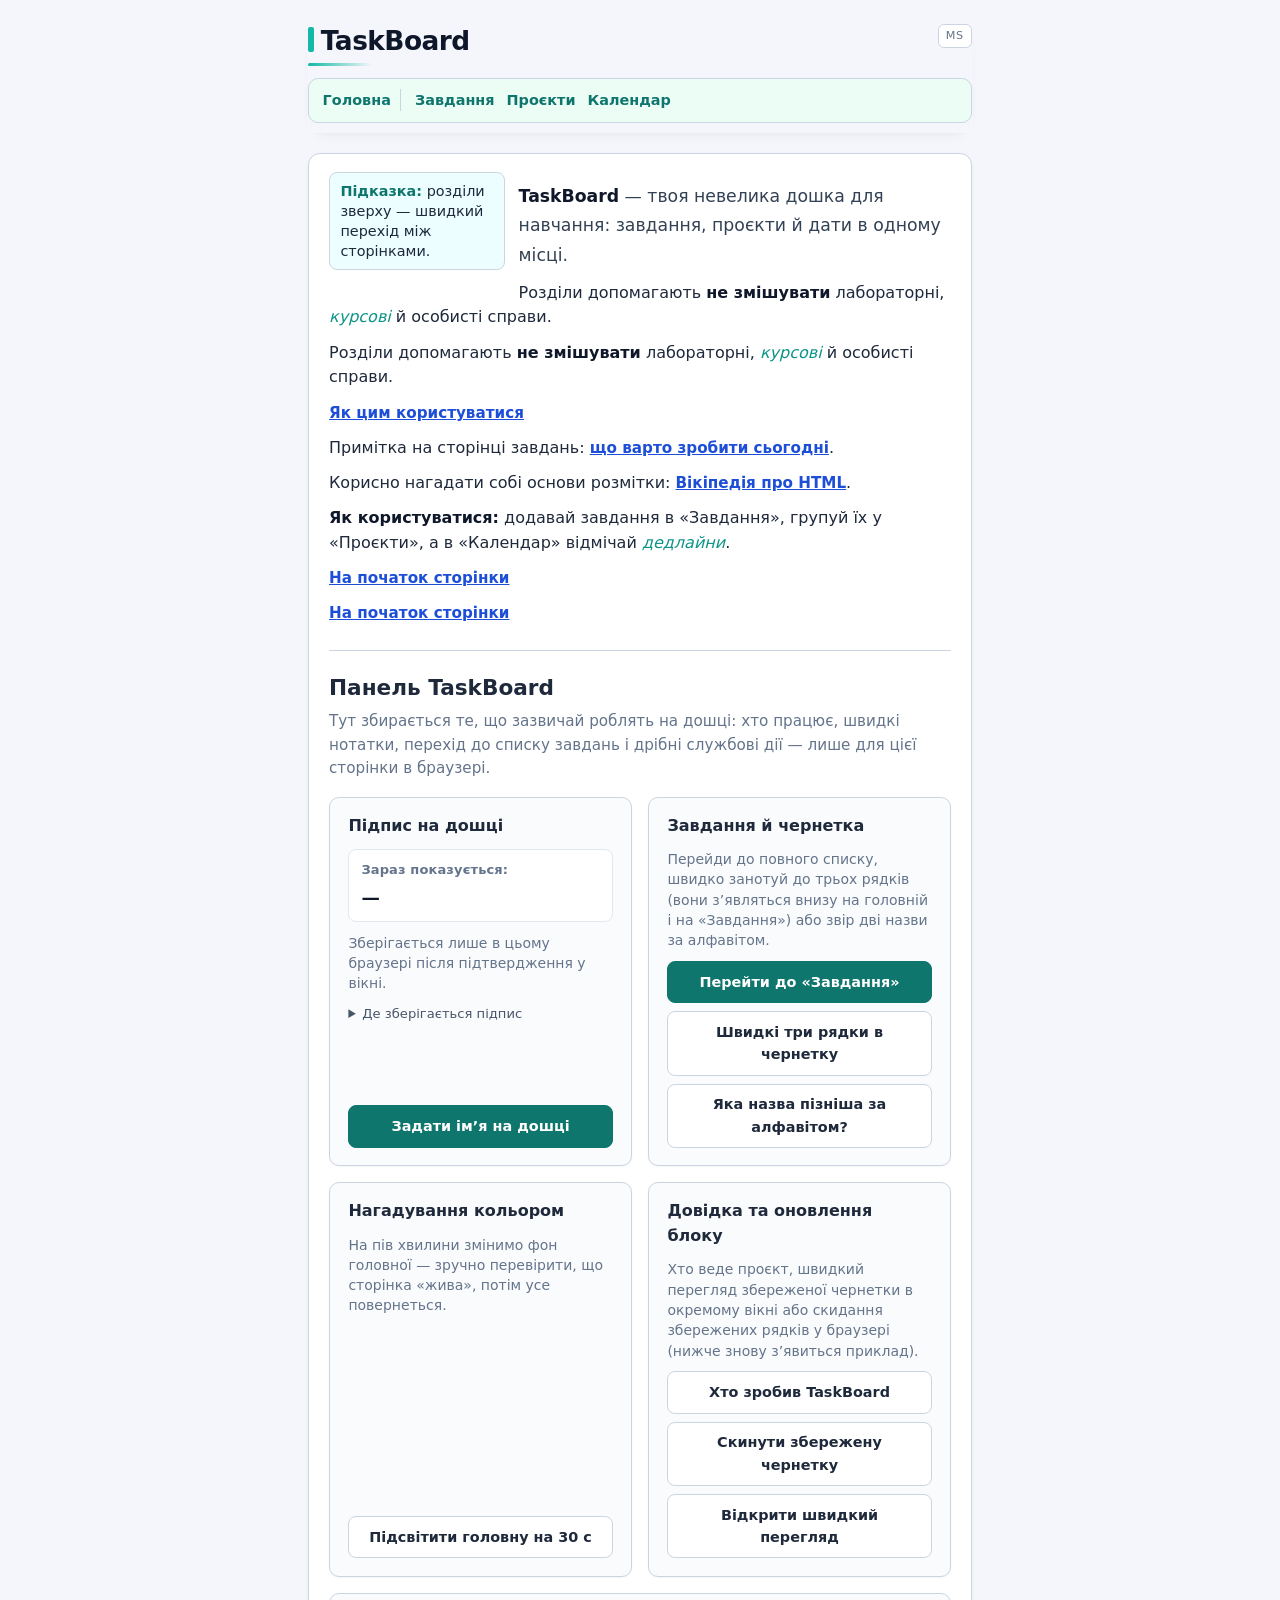
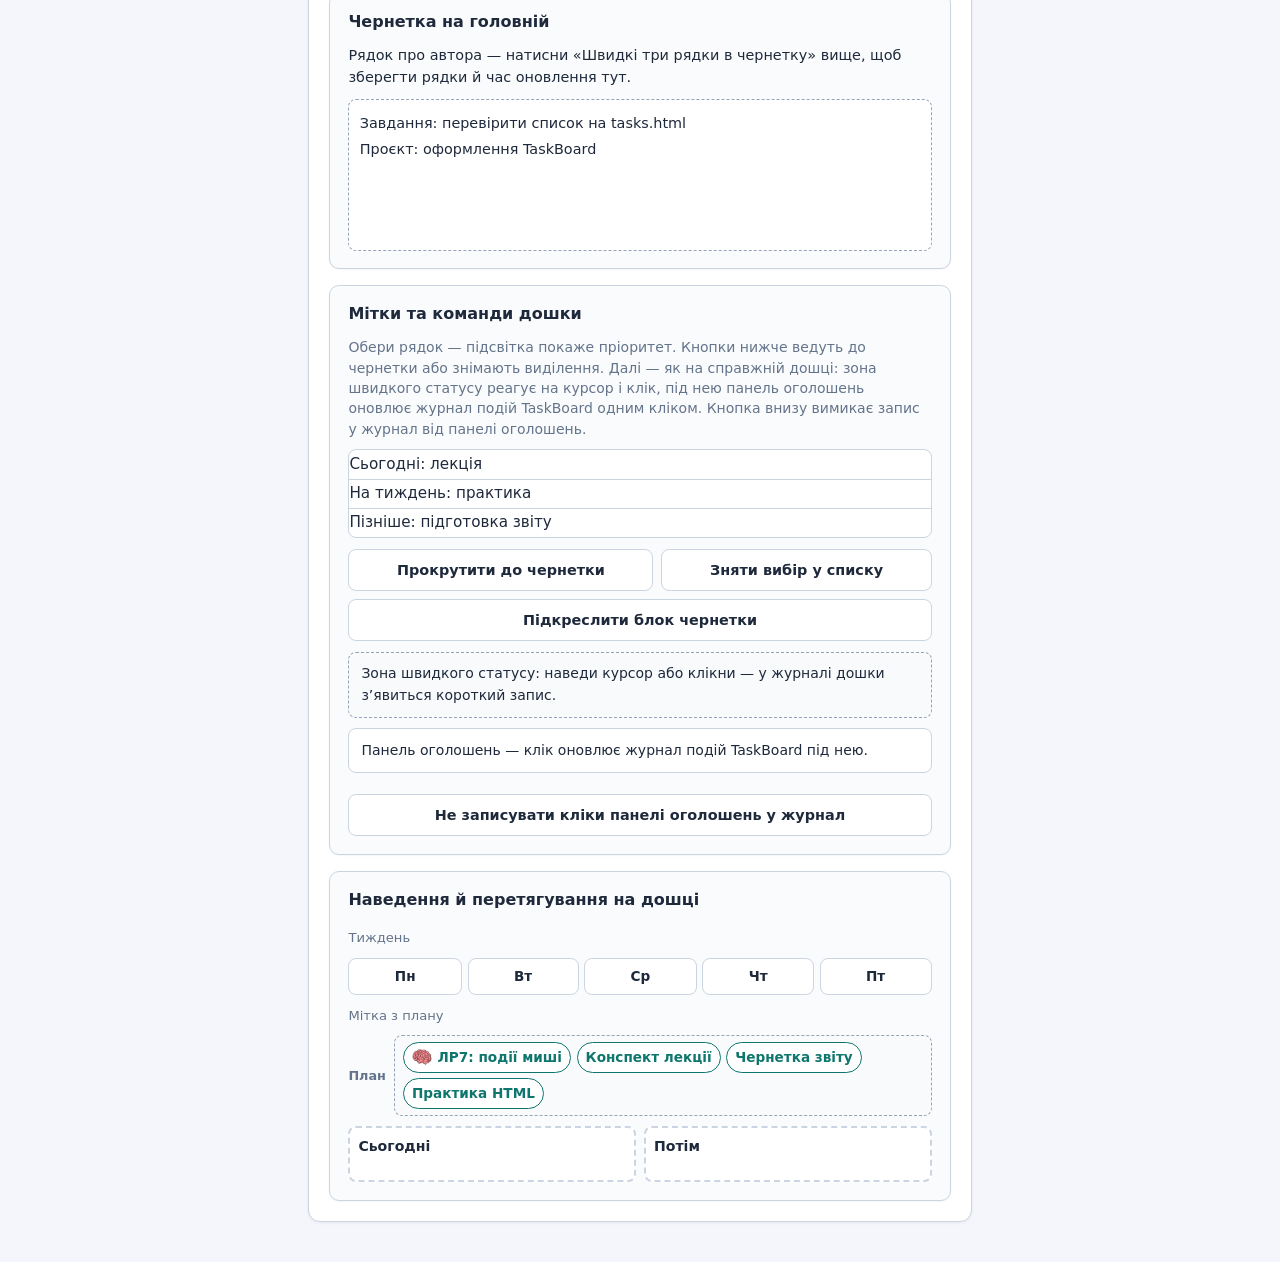
<file: index.html>
<!DOCTYPE html>
<html lang="uk">
<head>
  <meta charset="UTF-8">
  <meta name="author" content="Mashkovtseva Sofiia">
  <title>TaskBoard — головна</title>
  <link rel="stylesheet" href="styles.css">
  <style>
    main.panel a:link,
    main.panel a:visited {
      color: #1d4ed8 !important;
      text-decoration: underline !important;
      font-weight: 600 !important;
    }
    main.panel a:hover {
      color: #1e3a8a !important;
    }
    main.panel a:active {
      color: #b45309 !important;
    }
  </style>
</head>
<body id="top" class="page-home">
  <div class="wrap">
    <div class="header-block">
      <div class="corner-badge"><span>MS</span></div>
      <header>
        <h1 id="main-title"><span>TaskBoard</span></h1>
        <nav class="nav">
          <a href="index.html">Головна</a>
          <a href="tasks.html">Завдання</a>
          <a href="projects.html">Проєкти</a>
          <a href="calendar.html">Календар</a>
        </nav>
      </header>
    </div>
    <main class="panel">
      <div class="aside-float" style="float: left"><span>Підказка:</span> розділи зверху — швидкий перехід між сторінками.</div>
      <p class="lead" style="font-size: 1.08rem !important; line-height: 1.7 !important; color: #334155 !important;"><strong>TaskBoard</strong> — твоя невелика дошка для навчання: завдання, проєкти й дати в одному місці.</p>
      <p>Розділи допомагають <strong>не змішувати</strong> лабораторні, <em>курсові</em> й особисті справи.</p>
      <p>Розділи допомагають <strong>не змішувати</strong> лабораторні, <em>курсові</em> й особисті справи.</p>
      <p><a href="#about">Як цим користуватися</a></p>
      <p>Примітка на сторінці завдань: <a href="tasks.html#tasks-note">що варто зробити сьогодні</a>.</p>
      <p>Корисно нагадати собі основи розмітки: <a href="https://uk.wikipedia.org/wiki/HTML">Вікіпедія про HTML</a>.</p>
      <p id="about"><strong>Як користуватися:</strong> додавай завдання в «Завдання», групуй їх у «Проєкти», а в «Календар» відмічай <em>дедлайни</em>.</p>
      <p><a href="#top">На початок сторінки</a></p>
      <p><a href="#top">На початок сторінки</a></p>

      <section id="page-scripts" class="tb-lab" aria-labelledby="page-scripts-title">
        <header class="tb-lab__intro">
          <h2 id="page-scripts-title">Панель TaskBoard</h2>
          <p>
            Тут збирається те, що зазвичай роблять на дошці: хто працює, швидкі нотатки, перехід до списку завдань і дрібні
            службові дії — лише для цієї сторінки в браузері.
          </p>
        </header>

        <div class="tb-lab__grid">
          <section class="tb-card" aria-labelledby="tb-profile-heading">
            <h3 id="tb-profile-heading">Підпис на дошці</h3>
            <p class="tb-card__display">
              <span class="tb-card__label">Зараз показується:</span>
              <strong id="board-display-name" class="tb-card__name">—</strong>
            </p>
            <p class="tb-card__hint">Зберігається лише в цьому браузері після підтвердження у вікні.</p>
            <details class="tb-details">
              <summary>Де зберігається підпис</summary>
              <p>У пам’яті цього браузера (ключ <code>taskboardDisplayName</code>).</p>
            </details>
            <button type="button" id="btn-native-windows" class="tb-btn tb-btn--accent">Задати ім’я на дошці</button>
          </section>

          <section class="tb-card" aria-labelledby="tb-work-heading">
            <h3 id="tb-work-heading">Завдання й чернетка</h3>
            <p class="tb-card__hint">
              Перейди до повного списку, швидко занотуй до трьох рядків (вони з’являться внизу на головній і на «Завдання») або звір дві назви за алфавітом.
            </p>
            <div class="tb-card__actions">
              <button type="button" id="btn-open-tasks" class="tb-btn tb-btn--accent">Перейти до «Завдання»</button>
              <button type="button" id="btn-user-lines" class="tb-btn">Швидкі три рядки в чернетку</button>
              <button type="button" id="btn-string-compare" class="tb-btn">Яка назва пізніша за алфавітом?</button>
            </div>
          </section>

          <section class="tb-card" aria-labelledby="tb-look-heading">
            <h3 id="tb-look-heading">Нагадування кольором</h3>
            <p class="tb-card__hint">На пів хвилини змінимо фон головної — зручно перевірити, що сторінка «жива», потім усе повернеться.</p>
            <div class="tb-card__actions">
              <button type="button" id="btn-temp-background" class="tb-btn">Підсвітити головну на 30 с</button>
            </div>
          </section>

          <section class="tb-card tb-card--course" aria-labelledby="tb-course-heading">
            <h3 id="tb-course-heading">Довідка та оновлення блоку</h3>
            <p class="tb-card__hint">
              Хто веде проєкт, швидкий перегляд збереженої чернетки в окремому вікні або скидання збережених рядків у браузері (нижче знову з’явиться приклад).
            </p>
            <div class="tb-card__actions">
              <button type="button" id="btn-author-card" class="tb-btn">Хто зробив TaskBoard</button>
              <button type="button" id="btn-clear-home-draft" class="tb-btn">Скинути збережену чернетку</button>
              <button type="button" id="btn-document-write" class="tb-btn">Відкрити швидкий перегляд</button>
            </div>
          </section>

          <section
            id="tb-draft-card"
            class="tb-card tb-card--wide tb-card--sandbox"
            aria-labelledby="tb-sandbox-heading"
          >
            <h3 id="tb-sandbox-heading">Чернетка на головній</h3>
            <p id="author-snippet" data-role="автор">
              Рядок про автора — натисни «Швидкі три рядки в чернетку» вище, щоб зберегти рядки й час оновлення тут.
            </p>
            <div id="dom-sandbox">
              <p class="sandbox-line">Завдання: перевірити список на tasks.html</p>
              <p class="sandbox-line">Проєкт: оформлення TaskBoard</p>
            </div>
          </section>

          <section class="tb-card tb-card--wide" aria-labelledby="tb-board-focus-heading">
            <h3 id="tb-board-focus-heading">Мітки та команди дошки</h3>
            <p class="tb-card__hint">
              Обери рядок — підсвітка покаже пріоритет. Кнопки нижче ведуть до чернетки або знімають виділення.
              Далі — як на справжній дошці: зона швидкого статусу реагує на курсор і клік, під нею панель оголошень оновлює журнал подій TaskBoard одним кліком.
              Кнопка внизу вимикає запис у журнал від панелі оголошень.
            </p>
            <ul
              id="tb-focus-list"
              class="tb-focus-list"
              onclick="window.taskboardListSelect && window.taskboardListSelect(event)"
            >
              <li class="tb-focus-list__item" data-behavior="pin">Сьогодні: лекція</li>
              <li class="tb-focus-list__item" data-behavior="pin">На тиждень: практика</li>
              <li class="tb-focus-list__item" data-behavior="pin">Пізніше: підготовка звіту</li>
            </ul>
            <nav id="tb-board-menu" class="tb-board-menu" aria-label="Команди дошки">
              <button type="button" class="tb-btn tb-board-menu__btn" data-behavior="scrollDraft">Прокрутити до чернетки</button>
              <button type="button" class="tb-btn tb-board-menu__btn" data-behavior="clearPins">Зняти вибір у списку</button>
              <button type="button" class="tb-btn tb-board-menu__btn" data-behavior="emphasizeSandbox">Підкреслити блок чернетки</button>
            </nav>
            <div
              id="tb-canvas-hit"
              class="tb-canvas-hit"
              tabindex="0"
              onmouseenter="window.taskboardZoneEnterAttr && window.taskboardZoneEnterAttr(event)"
            >
              Зона швидкого статусу: наведи курсор або клікни — у журналі дошки з’явиться короткий запис.
            </div>
            <div id="tb-target-panel" class="tb-target-panel" role="status" tabindex="0" data-tb-role="Панель оголошень TaskBoard">
              Панель оголошень — клік оновлює журнал подій TaskBoard під нею.
            </div>
            <p id="tb-event-log" class="tb-card__hint" aria-live="polite"></p>
            <button type="button" id="tb-unbind-panel-trace" class="tb-btn">Не записувати кліки панелі оголошень у журнал</button>
          </section>

          <section class="tb-card tb-card--wide tb-mouse-drag-lab" aria-labelledby="tb-mouse-lab-heading">
            <h3 id="tb-mouse-lab-heading">Наведення й перетягування на дошці</h3>
            <p class="tb-card__hint tb-mouse-drag-lab__caption">Тиждень</p>
            <div id="tb-hover-grid" class="tb-hover-grid" role="group" aria-label="Тиждень">
              <div class="tb-hover-grid__cell" data-day="Пн">Пн</div>
              <div class="tb-hover-grid__cell" data-day="Вт">Вт</div>
              <div class="tb-hover-grid__cell" data-day="Ср">Ср</div>
              <div class="tb-hover-grid__cell" data-day="Чт">Чт</div>
              <div class="tb-hover-grid__cell" data-day="Пт">Пт</div>
            </div>
            <p class="tb-card__hint tb-mouse-drag-lab__caption">Мітка з плану</p>
            <div class="tb-drag-lab">
              <div class="tb-drag-lab__row">
                <span class="tb-drag-lab__label">План</span>
                <div id="tb-drag-track" class="tb-drag-track">
                  <span class="tb-drag-token" title="Перетягни в зону нижче">
                    <img class="tb-drag-token__icon" src="images/brain.png" alt="" width="20" height="20" />
                    ЛР7: події миші
                  </span>
                  <span class="tb-drag-token" title="Перетягни в зону нижче">Конспект лекції</span>
                  <span class="tb-drag-token" title="Перетягни в зону нижче">Чернетка звіту</span>
                  <span class="tb-drag-token" title="Перетягни в зону нижче">Практика HTML</span>
                </div>
              </div>
              <div class="tb-drag-lab__targets">
                <div id="tb-drop-today" class="tb-drop-zone" data-zone="Сьогодні">Сьогодні</div>
                <div id="tb-drop-later" class="tb-drop-zone" data-zone="Потім">Потім</div>
              </div>
            </div>
          </section>
        </div>
      </section>
    </main>
  </div>
  <script>
    (function () {
      function bindNativeWindowsDemo() {
        window.alert("Зараз можна задати підпис на дошці.");
        const name = window.prompt("Як до тебе звертатися на дошці?", "");
        if (name === null) {
          window.alert("Гаразд, залишаємо як було.");
          return;
        }
        const accepted = window.confirm("Зберегти підпис «" + name + "»?");
        if (!accepted) {
          window.alert("Не зберігаємо.");
          return;
        }
        const trimmed = name.trim();
        if (trimmed === "") {
          window.alert("Потрібні букви або цифри — лише пробіли не підходять.");
          return;
        }
        try {
          window.localStorage.setItem("taskboardDisplayName", trimmed);
        } catch (err) {
          window.alert("Не вдалося зберегти — спробуй у звичайному вікні браузера.");
          return;
        }
        const slot = document.getElementById("board-display-name");
        if (slot) {
          slot.textContent = trimmed;
        }
      }
      function applyStoredBoardName() {
        try {
          const stored = window.localStorage.getItem("taskboardDisplayName");
          const slot = document.getElementById("board-display-name");
          if (stored && slot) {
            slot.textContent = stored;
          }
        } catch (err) {
          /* ignore */
        }
      }
      document.addEventListener("DOMContentLoaded", function () {
        applyStoredBoardName();
        const b = document.getElementById("btn-native-windows");
        if (b) {
          b.addEventListener("click", bindNativeWindowsDemo);
        }
      });
    })();
  </script>
  <script src="app.js" defer></script>
</body>
</html>
</file>
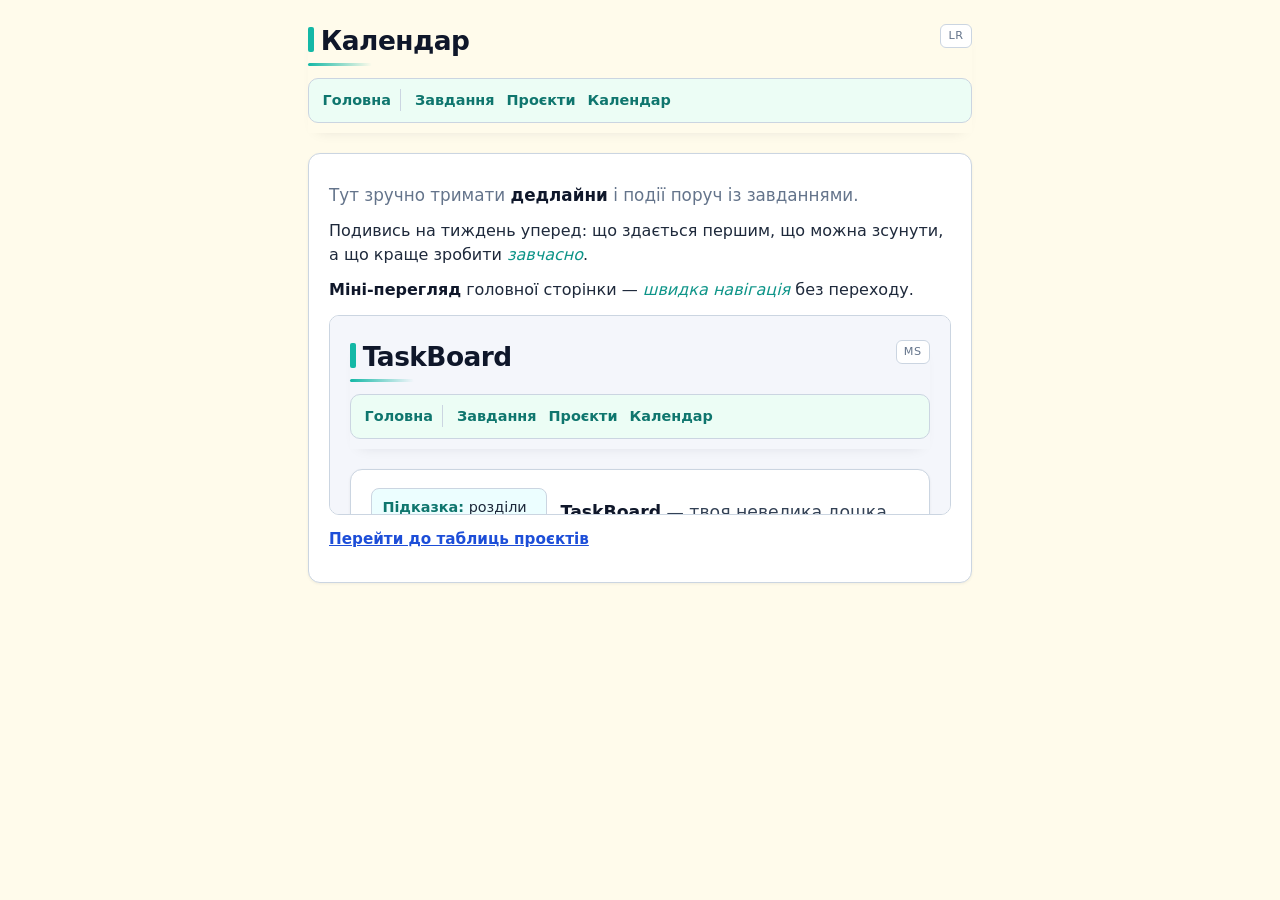
<file: calendar.html>
<!DOCTYPE html>
<html lang="uk">
<head>
  <meta charset="UTF-8">
  <title>TaskBoard — календар</title>
  <link rel="stylesheet" href="styles.css">
  <style>
    main.panel a:link,
    main.panel a:visited {
      color: #1d4ed8 !important;
      text-decoration: underline !important;
      font-weight: 600 !important;
    }
    main.panel a:hover {
      color: #1e3a8a !important;
    }
    main.panel a:active {
      color: #b45309 !important;
    }
  </style>
</head>
<body class="page-calendar">
  <div class="wrap">
    <div class="header-block">
      <div class="corner-badge"><span>LR</span></div>
      <header>
        <h1 id="main-title"><span>Календар</span></h1>
        <nav class="nav">
          <a href="index.html">Головна</a>
          <a href="tasks.html">Завдання</a>
          <a href="projects.html">Проєкти</a>
          <a href="calendar.html">Календар</a>
        </nav>
      </header>
    </div>
    <main class="panel">
      <p class="lead">Тут зручно тримати <strong>дедлайни</strong> і події поруч із завданнями.</p>
      <p>Подивись на тиждень уперед: що здається першим, що можна зсунути, а що краще зробити <em>завчасно</em>.</p>
      <p><strong>Міні-перегляд</strong> головної сторінки — <em>швидка навігація</em> без переходу.</p>
      <iframe src="index.html" title="перегляд головної TaskBoard" width="100%" height="200"></iframe>
      <p><a href="projects.html">Перейти до таблиць проєктів</a></p>
    </main>
  </div>
</body>
</html>
</file>
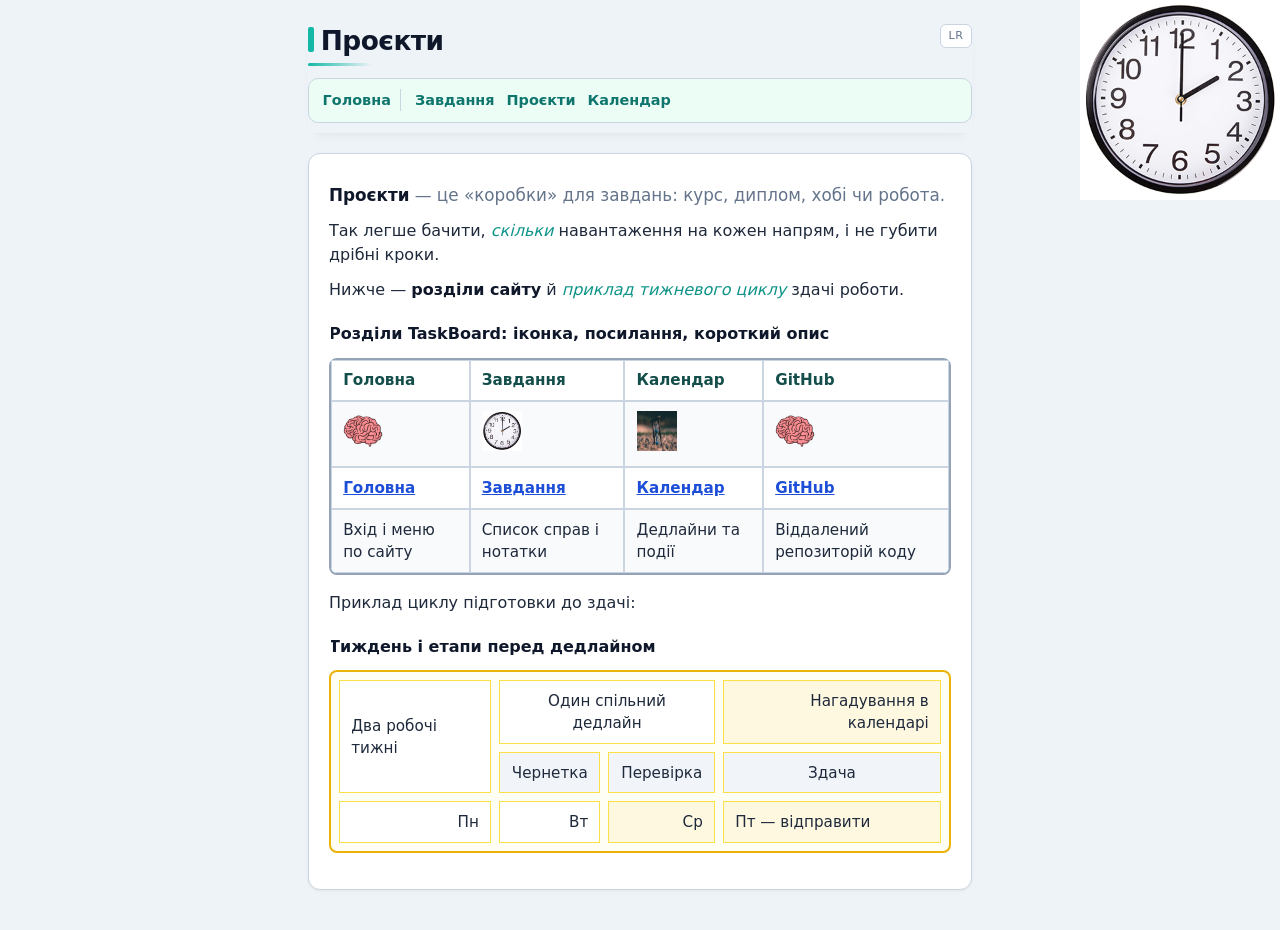
<file: projects.html>
<!DOCTYPE html>
<html lang="uk">
<head>
  <meta charset="UTF-8">
  <title>TaskBoard — проєкти</title>
  <link rel="stylesheet" href="styles.css">
  <style>
    main.panel a:link,
    main.panel a:visited {
      color: #1d4ed8 !important;
      text-decoration: underline !important;
      font-weight: 600 !important;
    }
    main.panel a:hover {
      color: #1e3a8a !important;
    }
    main.panel a:active {
      color: #b45309 !important;
    }
  </style>
</head>
<body class="page-projects">
  <div class="wrap">
    <div class="header-block">
      <div class="corner-badge"><span>LR</span></div>
      <header>
        <h1 id="main-title"><span>Проєкти</span></h1>
        <nav class="nav">
          <a href="index.html">Головна</a>
          <a href="tasks.html">Завдання</a>
          <a href="projects.html">Проєкти</a>
          <a href="calendar.html">Календар</a>
        </nav>
      </header>
    </div>
    <main class="panel">
      <p class="lead"><strong>Проєкти</strong> — це «коробки» для завдань: курс, диплом, хобі чи робота.</p>
      <p>Так легше бачити, <em>скільки</em> навантаження на кожен напрям, і не губити дрібні кроки.</p>
      <p>Нижче — <strong>розділи сайту</strong> й <em>приклад тижневого циклу</em> здачі роботи.</p>

      <table class="simple-chart" border="1" cellspacing="0" cellpadding="6">
        <caption>Розділи TaskBoard: іконка, посилання, короткий опис</caption>
        <tr bgcolor="#ccfbf1">
          <th>Головна</th>
          <th>Завдання</th>
          <th>Календар</th>
          <th>GitHub</th>
        </tr>
        <tr>
          <td><img src="images/brain.png" alt="головна" width="40" height="40"></td>
          <td><img src="images/clock.jpeg" alt="завдання" width="40" height="40"></td>
          <td><img src="images/time.jpg.webp" alt="календар" width="40" height="40"></td>
          <td><img src="images/brain.png" alt="репозиторій" width="40" height="40"></td>
        </tr>
        <tr>
          <td><a href="index.html">Головна</a></td>
          <td><a href="tasks.html">Завдання</a></td>
          <td><a href="calendar.html">Календар</a></td>
          <td><a href="https://github.com">GitHub</a></td>
        </tr>
        <tr>
          <td>Вхід і меню по сайту</td>
          <td>Список справ і нотатки</td>
          <td>Дедлайни та події</td>
          <td>Віддалений репозиторій коду</td>
        </tr>
      </table>

      <p>Приклад циклу підготовки до здачі:</p>
      <table class="matrix" border="1" cellspacing="8" cellpadding="6" width="100%">
        <caption>Тиждень і етапи перед дедлайном</caption>
        <colgroup>
          <col span="2" style="background:#ffffff">
          <col span="2" style="background:#fff8e1">
        </colgroup>
        <tr align="left" valign="top">
          <td rowspan="2">Два робочі тижні</td>
          <td colspan="2" align="center">Один спільний дедлайн</td>
          <td align="right">Нагадування в календарі</td>
        </tr>
        <tr align="center" valign="middle">
          <td>Чернетка</td>
          <td>Перевірка</td>
          <td>Здача</td>
        </tr>
        <tr align="right">
          <td>Пн</td>
          <td>Вт</td>
          <td>Ср</td>
          <td align="left">Пт — відправити</td>
        </tr>
      </table>
    </main>
  </div>
</body>
</html>
</file>
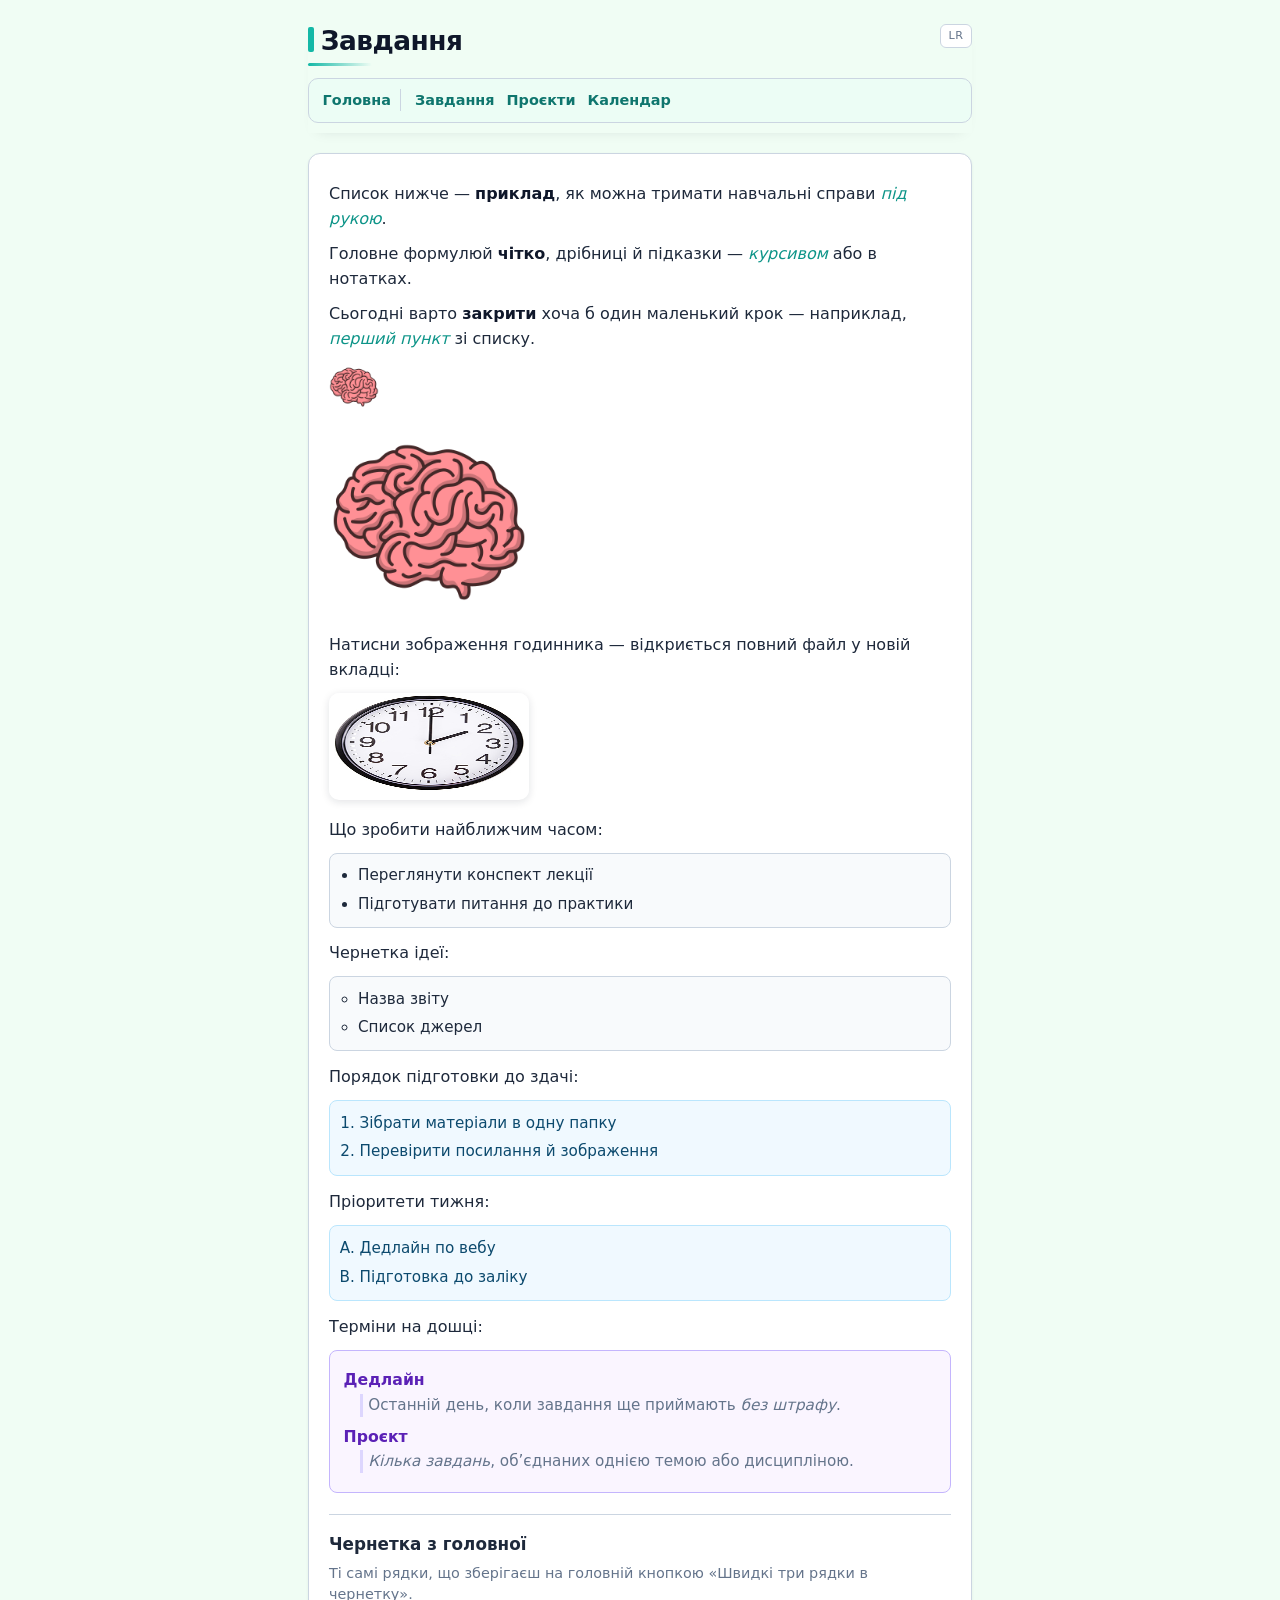
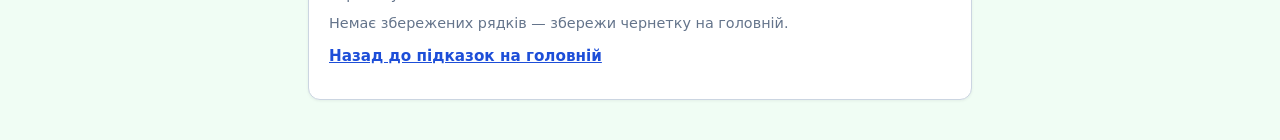
<file: tasks.html>
<!DOCTYPE html>
<html lang="uk">
<head>
  <meta charset="UTF-8">
  <title>TaskBoard — завдання</title>
  <link rel="stylesheet" href="styles.css">
  <style>
    main.panel a:link,
    main.panel a:visited {
      color: #1d4ed8 !important;
      text-decoration: underline !important;
      font-weight: 600 !important;
    }
    main.panel a:hover {
      color: #1e3a8a !important;
    }
    main.panel a:active {
      color: #b45309 !important;
    }
  </style>
</head>
<body class="page-tasks" link="#0f766e" vlink="#115e59" alink="#14b8a6">
  <div class="wrap">
    <div class="header-block">
      <div class="corner-badge"><span>LR</span></div>
      <header>
        <h1 id="main-title"><span>Завдання</span></h1>
        <nav class="nav">
          <a href="index.html">Головна</a>
          <a href="tasks.html">Завдання</a>
          <a href="projects.html">Проєкти</a>
          <a href="calendar.html">Календар</a>
        </nav>
      </header>
    </div>
    <main class="panel">
      <p>Список нижче — <strong>приклад</strong>, як можна тримати навчальні справи <em>під рукою</em>.</p>
      <p>Головне формулюй <strong>чітко</strong>, дрібниці й підказки — <em>курсивом</em> або в нотатках.</p>
      <p id="tasks-note">Сьогодні варто <strong>закрити</strong> хоча б один маленький крок — наприклад, <em>перший пункт</em> зі списку.</p>
      <p><img class="img-inline" src="images/brain.png" alt="планування" width="50" height="25"></p>
      <p><img class="img-inline" src="images/brain.png" alt="планування" width="200" height="100"></p>
      <p>Натисни зображення годинника — відкриється повний файл у новій вкладці:</p>
      <p>
        <a class="img-wrap" href="images/clock.jpeg" target="_blank" rel="noopener">
          <img src="images/clock.jpeg" alt="відкрити годинник повністю" width="200" height="100">
        </a>
      </p>
      <p>Що зробити найближчим часом:</p>
      <ul type="disc">
        <li>Переглянути конспект лекції</li>
        <li>Підготувати питання до практики</li>
      </ul>
      <p>Чернетка ідеї:</p>
      <ul type="circle">
        <li>Назва звіту</li>
        <li>Список джерел</li>
      </ul>
      <p>Порядок підготовки до здачі:</p>
      <ol type="1">
        <li>Зібрати матеріали в одну папку</li>
        <li>Перевірити посилання й зображення</li>
      </ol>
      <p>Пріоритети тижня:</p>
      <ol type="A">
        <li>Дедлайн по вебу</li>
        <li>Підготовка до заліку</li>
      </ol>
      <p>Терміни на дошці:</p>
      <dl>
        <dt><strong>Дедлайн</strong></dt>
        <dd>Останній день, коли завдання ще приймають <em>без штрафу</em>.</dd>
        <dt><strong>Проєкт</strong></dt>
        <dd><em>Кілька завдань</em>, об’єднаних однією темою або дисципліною.</dd>
      </dl>
      <section class="tasks-home-draft" aria-labelledby="tasks-draft-title">
        <h2 id="tasks-draft-title">Чернетка з головної</h2>
        <p class="tasks-home-draft__hint">Ті самі рядки, що зберігаєш на головній кнопкою «Швидкі три рядки в чернетку».</p>
        <div id="tasks-home-draft"></div>
      </section>
      <p><a href="index.html#about">Назад до підказок на головній</a></p>
    </main>
  </div>
  <script src="app.js" defer></script>
</body>
</html>
</file>
<file: styles.css>
:root {
  --panel: #ffffff;
  --text: #1e293b;
  --muted: #64748b;
  --accent: #14b8a6;
  --accent-dark: #0f766e;
  --nav-bg: #ecfdf5;
  --border: #cbd5e1;
  --body-bg: #f1f5f9;
}

* {
  box-sizing: border-box;
}

body {
  margin: 0;
  min-height: 100vh;
  font-family: system-ui, -apple-system, "Segoe UI", Roboto, sans-serif;
  font-size: 1rem;
  line-height: 1.55;
  color: var(--text);
  font-style: normal;
  text-align: left;
  background-color: var(--body-bg);
}

body.page-home {
  background-color: #f4f6fb !important;
}

body.page-tasks {
  background-color: #f0fdf4 !important;
}

body.page-projects {
  background-color: #eef3f8 !important;
  background-image: url("images/clock.jpeg");
  background-repeat: no-repeat;
  background-position: top right;
  background-size: 200px auto;
}

body.page-calendar {
  background-color: #fffbeb !important;
}

h1#main-title {
  margin: 0 0 0.75rem;
  font-size: 1.65rem;
  font-weight: 700;
  font-style: normal;
  line-height: 1.25;
  letter-spacing: -0.02em;
  color: #0f172a;
  text-align: left;
}

h1#main-title::before {
  content: "";
  display: inline-block;
  width: 0.35rem;
  height: 0.95em;
  margin-right: 0.45rem;
  vertical-align: -0.06em;
  border-radius: 2px;
  background-color: var(--accent);
}

h1#main-title::after {
  content: "";
  display: block;
  width: 4rem;
  height: 3px;
  margin-top: 0.35rem;
  border-radius: 2px;
  background: linear-gradient(90deg, var(--accent), transparent);
}

main.panel a:link,
main.panel a:visited {
  font-size: 0.95rem;
  font-style: normal;
  line-height: 1.5;
  text-align: left;
  color: var(--accent-dark);
  text-decoration: none;
  font-weight: 600;
}

main.panel a:hover {
  color: var(--accent);
  text-decoration: underline;
}

main.panel a:active {
  color: #0f766e;
}

table.simple-chart {
  border-collapse: separate;
  border-spacing: 0;
}

table.matrix {
  border-collapse: separate;
  border-spacing: 8px;
}

.wrap {
  max-width: 44rem;
  margin: 0 auto;
  padding: 1.5rem 1.25rem 2.5rem;
}

.header-block {
  position: sticky;
  top: 0;
  z-index: 30;
  margin-bottom: 1.25rem;
  padding-bottom: 0.65rem;
  box-shadow: 0 6px 14px -10px rgba(15, 23, 42, 0.15);
}

/* Фон як у body.* — щоб при прокрутці текст під шапкою не «просвічував» */
body.page-home .header-block {
  background-color: #f4f6fb;
}

/* Той самий селектор, але з !important — перебиває колір у блоці вище */
/* body.page-home .header-block {
  background-color: pink !important;
} */

body.page-tasks .header-block {
  background-color: #f0fdf4;
}

body.page-projects .header-block {
  background-color: #eef3f8;
}

body.page-calendar .header-block {
  background-color: #fffbeb;
}

.corner-badge {
  position: absolute;
  top: 0;
  right: 0;
  z-index: 1;
  padding: 0.15rem 0.45rem;
  font-size: 0.7rem;
  letter-spacing: 0.06em;
  color: var(--muted);
  border: 1px solid var(--border);
  border-radius: 6px;
  background: var(--panel);
}

header {
  margin-bottom: 0;
}

header > h1 + .nav {
  margin-top: 0.35rem;
}

.nav {
  display: flex;
  flex-wrap: wrap;
  gap: 0.35rem 0.75rem;
  padding: 0.65rem 0.85rem;
  background: var(--nav-bg);
  border-radius: 10px;
  border: 1px solid var(--border);
}

.nav > a:link,
.nav > a:visited {
  color: var(--accent-dark);
  text-decoration: none;
  font-weight: 600;
  font-size: 0.9rem;
}

.nav > a:hover {
  text-decoration: underline;
  color: var(--accent);
}

.nav > a:active {
  color: #0e7490;
  text-decoration: none;
}

.nav > a:first-child {
  padding-right: 0.55rem;
  margin-right: 0.15rem;
  border-right: 1px solid var(--border);
}

main.panel .aside-float {
  max-width: 11rem;
  margin: 0 0.85rem 0.65rem 0;
  padding: 0.5rem 0.65rem;
  border: 1px solid var(--border);
  border-radius: 8px;
  background: #ecfeff;
  font-size: 0.9rem;
  line-height: 1.4;
}

main.panel .aside-float span {
  font-weight: 700;
  color: var(--accent-dark);
}

main.panel::after {
  content: "";
  display: block;
  clear: both;
}

main.panel,
.panel {
  background: var(--panel);
  padding: 1.1rem 1.25rem 1.25rem;
  border-radius: 12px;
  border: 1px solid var(--border);
  box-shadow: 0 1px 3px rgba(15, 23, 42, 0.06);
}

p {
  margin: 0.65rem 0;
}

p.lead {
  font-size: 1.05rem;
  color: var(--muted);
}

main.panel p em {
  color: #0d9488;
  font-style: italic;
}

main.panel p strong {
  color: #0f172a;
}

main.panel ul > li {
  padding: 0.15rem 0;
}

main.panel ol > li {
  padding: 0.15rem 0;
}

dl dt + dd {
  margin-top: 0.15rem;
}

a:link,
a:visited {
  color: var(--accent-dark);
}

a:hover {
  color: var(--accent);
}

table {
  width: 100%;
  margin: 1rem 0;
  font-size: 0.95rem;
  font-family: system-ui, -apple-system, "Segoe UI", Roboto, sans-serif;
  border: 2px solid #94a3b8;
  border-radius: 8px;
  overflow: hidden;
  background-color: #f8fafc;
}

table caption {
  caption-side: top;
  text-align: left;
  font-weight: 700;
  font-size: 1rem;
  line-height: 1.4;
  margin: 0 0 0.5rem;
  padding: 0.25rem 0;
  color: #0f172a;
}

th,
td {
  border: 1px solid var(--border);
  padding: 0.55rem 0.7rem;
  vertical-align: middle;
  font-size: 0.95rem;
  line-height: 1.45;
}

th {
  background: #ccfbf1;
  color: #134e4a;
  font-weight: 700;
}

tbody tr:nth-child(even) td {
  background-color: #f1f5f9;
}

table.simple-chart td,
table.simple-chart th {
  background-color: #ffffff;
}

table.simple-chart tbody tr:nth-child(even) td {
  background-color: #f8fafc;
}

table.matrix {
  background-color: #fffef5;
  border-color: #eab308;
}

table.matrix th,
table.matrix td {
  border-color: #fde047;
}

.img-inline {
  display: block;
  border-radius: 8px;
  max-width: 100%;
  height: auto;
}

a.img-wrap {
  display: inline-block;
  border-radius: 10px;
  overflow: hidden;
  box-shadow: 0 2px 8px rgba(15, 23, 42, 0.12);
}

a.img-wrap:hover {
  box-shadow: 0 4px 14px rgba(59, 130, 246, 0.35);
}

iframe {
  display: block;
  width: 100%;
  max-width: 100%;
  height: 200px;
  margin: 0.75rem 0;
  border: 1px solid var(--border);
  border-radius: 10px;
  background: var(--panel);
}

ul {
  margin: 0.65rem 0 0.85rem;
  padding: 0.5rem 0.5rem 0.5rem 1.75rem;
  border: 1px solid #cbd5e1;
  border-radius: 8px;
  background-color: #f8fafc;
  color: #1e293b;
  font-size: 0.95rem;
  line-height: 1.55;
}

ol {
  margin: 0.65rem 0 0.85rem;
  padding: 0.55rem 0.55rem 0.55rem 1.85rem;
  border: 1px solid #bae6fd;
  border-radius: 8px;
  background-color: #f0f9ff;
  color: #0c4a6e;
  font-size: 0.95rem;
  line-height: 1.55;
}

dl {
  margin: 0.65rem 0 0.85rem;
  padding: 0.65rem 0.85rem;
  border: 1px solid #c4b5fd;
  border-radius: 8px;
  background-color: #faf5ff;
  color: #1e293b;
  font-size: 0.95rem;
  line-height: 1.5;
}

dt {
  font-weight: 700;
  margin-top: 0.4rem;
  color: #5b21b6;
  font-size: 0.98rem;
}

dd {
  margin: 0.25rem 0 0.5rem 1rem;
  padding-left: 0.35rem;
  color: var(--muted);
  border-left: 3px solid #ddd6fe;
}

/* ——— Панель TaskBoard (головна, #page-scripts) ——— */
.tb-lab {
  margin-top: 1.5rem;
  padding-top: 1.25rem;
  border-top: 1px solid var(--border);
}

.tb-lab__intro h2 {
  margin: 0 0 0.35rem;
  font-size: 1.35rem;
  color: var(--text);
}

.tb-lab__intro p {
  margin: 0 0 1rem;
  color: var(--muted);
  font-size: 0.95rem;
  max-width: 52rem;
}

.tb-lab__grid {
  display: grid;
  gap: 1rem;
  grid-template-columns: repeat(auto-fit, minmax(15.5rem, 1fr));
  align-items: stretch;
}

@media (min-width: 900px) {
  .tb-lab__grid {
    grid-template-columns: repeat(2, minmax(0, 1fr));
  }

  .tb-card--wide {
    grid-column: 1 / -1;
  }
}

.tb-card {
  display: flex;
  flex-direction: column;
  gap: 0.65rem;
  height: 100%;
  min-height: 0;
  margin: 0;
  padding: 1rem 1.15rem 1.1rem;
  background: #fafbfc;
  border: 1px solid var(--border);
  border-radius: 10px;
  box-shadow: 0 1px 2px rgba(15, 23, 42, 0.04);
}

/* Кнопки / блок дій — внизу картки в одному ряду сітки */
.tb-card:not(.tb-card--sandbox) > *:last-child {
  margin-top: auto;
}

.tb-card--sandbox {
  height: auto;
}

/* Прокрутка до чернетки: цілий блок + відступ під липку шапку */
#tb-draft-card {
  scroll-margin-top: 5.5rem;
}

.tb-card--sandbox > *:last-child {
  margin-top: 0;
}

.tb-card p {
  margin: 0;
}

.tb-card h3 {
  margin: 0;
  font-size: 1rem;
  font-weight: 700;
  color: var(--text);
}

.tb-card__display {
  margin: 0;
  padding: 0.65rem 0.75rem;
  background: var(--panel);
  border: 1px solid #e2e8f0;
  border-radius: 8px;
}

.tb-card__label {
  display: block;
  font-size: 0.8125rem;
  font-weight: 600;
  letter-spacing: 0.01em;
  color: var(--muted);
  margin-bottom: 0.35rem;
}

.tb-card__name {
  display: block;
  font-size: 1.15rem;
  font-weight: 700;
  color: var(--accent-dark);
  line-height: 1.35;
  overflow-wrap: anywhere;
}

.tb-card__hint {
  margin: 0;
  font-size: 0.875rem;
  color: var(--muted);
  line-height: 1.45;
}

.tb-card--course .tb-card__hint code {
  font-size: 0.8em;
}

.tb-details {
  margin: 0;
  font-size: 0.82rem;
  color: var(--muted);
}

.tb-details summary {
  cursor: pointer;
  color: #475569;
}

.tb-details p {
  margin: 0.4rem 0 0;
  padding-left: 0.5rem;
  border-left: 2px solid #e2e8f0;
}

.tb-card__actions {
  display: flex;
  flex-direction: column;
  gap: 0.5rem;
  width: 100%;
  margin: 0;
  padding: 0;
}

.tb-btn {
  display: block;
  width: 100%;
  box-sizing: border-box;
  margin: 0;
  padding: 0.55rem 0.75rem;
  min-height: 2.65rem;
  font: inherit;
  font-size: 0.9rem;
  font-weight: 600;
  text-align: center;
  color: var(--text);
  background: var(--panel);
  border: 1px solid var(--border);
  border-radius: 8px;
  cursor: pointer;
  transition: background 0.15s ease, border-color 0.15s ease, color 0.15s ease;
}

.tb-btn:hover {
  background: #f1f5f9;
  border-color: #94a3b8;
}

.tb-btn--accent {
  color: #fff;
  background: var(--accent-dark);
  border-color: var(--accent-dark);
}

.tb-btn--accent:hover {
  background: #0d9488;
  border-color: #0d9488;
  color: #fff;
}

.tb-card--sandbox #author-snippet {
  margin: 0;
  font-size: 0.9rem;
  line-height: 1.5;
}

.tb-card--sandbox #author-snippet .author-snippet__meta {
  color: #64748b;
}

.tb-card--sandbox #author-snippet .author-snippet__tail {
  font-weight: 500;
}

.tb-card--sandbox #author-snippet .author-snippet__invite {
  color: #334155;
}

.tb-card--sandbox #dom-sandbox {
  margin: 0;
  padding: 0.5rem 0.65rem;
  min-height: 9.5rem;
  background: var(--panel);
  border: 1px dashed #94a3b8;
  border-radius: 8px;
  font-size: 0.9rem;
}

.tb-card--sandbox #dom-sandbox .sandbox-line {
  margin: 0.25rem 0;
}

/* Мітки та команди дошки (події миші, делегування, data-behavior) */
.tb-focus-list {
  list-style: none;
  margin: 0;
  padding: 0;
  border: 1px solid var(--border);
  border-radius: 8px;
  overflow: hidden;
  background: var(--panel);
}

.tb-focus-list__item {
  padding: 0.55rem 0.75rem;
  cursor: pointer;
  border-bottom: 1px solid var(--border);
  transition: background 0.15s ease, box-shadow 0.15s ease;
}

.tb-focus-list__item:last-child {
  border-bottom: 0;
}

.tb-focus-list__item:hover {
  background: #f8fafc;
}

.tb-focus-list__item.is-selected {
  background: #ecfdf5;
  box-shadow: inset 3px 0 0 var(--accent-dark);
}

.tb-board-menu {
  display: flex;
  flex-wrap: wrap;
  gap: 0.5rem;
}

.tb-board-menu .tb-board-menu__btn {
  flex: 1 1 auto;
  min-width: 8rem;
  width: auto;
}

.tb-canvas-hit {
  padding: 0.65rem 0.75rem;
  min-height: 2.75rem;
  border: 1px dashed #94a3b8;
  border-radius: 8px;
  background: #f8fafc;
  font-size: 0.875rem;
  outline: none;
}

.tb-canvas-hit:focus-visible {
  box-shadow: 0 0 0 2px rgba(20, 184, 166, 0.45);
}

.tb-target-panel {
  padding: 0.65rem 0.75rem;
  border: 1px solid var(--border);
  border-radius: 8px;
  background: var(--panel);
  font-size: 0.875rem;
  cursor: pointer;
  outline: none;
}

.tb-target-panel:focus-visible {
  box-shadow: 0 0 0 2px rgba(20, 184, 166, 0.35);
}

.tb-sandbox-spotlight {
  outline: 2px solid var(--accent-dark);
  outline-offset: 2px;
  transition: outline 0.2s ease;
}

/* Чернетка з головної на сторінці «Завдання» */
body.page-tasks .tasks-home-draft {
  margin-top: 1.35rem;
  padding-top: 1rem;
  border-top: 1px solid var(--border);
}

body.page-tasks .tasks-home-draft h2 {
  margin: 0 0 0.35rem;
  font-size: 1.05rem;
  font-weight: 700;
  color: var(--text);
}

body.page-tasks .tasks-home-draft__hint {
  margin: 0 0 0.5rem;
  font-size: 0.9rem;
  color: var(--muted);
  line-height: 1.45;
}

body.page-tasks #tasks-home-draft ul {
  margin: 0.35rem 0 0;
  padding-left: 1.25rem;
  border: 1px solid var(--border);
  border-radius: 8px;
  padding-top: 0.45rem;
  padding-bottom: 0.45rem;
  padding-right: 0.75rem;
  background: var(--panel);
}

body.page-tasks #tasks-home-draft li {
  margin: 0.2rem 0;
}

/* LR7+: mouseover / mouseout + перетягування mousedown / mousemove / mouseup */
.tb-mouse-drag-lab__caption {
  margin: 0.65rem 0 0.35rem;
  font-size: 0.82rem;
}

.tb-mouse-drag-lab > h3 + .tb-mouse-drag-lab__caption {
  margin-top: 0.35rem;
}

.tb-hover-grid {
  display: flex;
  flex-wrap: wrap;
  gap: 0.35rem;
}

.tb-hover-grid__cell {
  flex: 1 1 auto;
  min-width: 2.75rem;
  padding: 0.45rem 0.35rem;
  text-align: center;
  font-size: 0.85rem;
  font-weight: 600;
  color: var(--text);
  background: var(--panel);
  border: 1px solid var(--border);
  border-radius: 8px;
  transition: background 0.12s ease, border-color 0.12s ease, box-shadow 0.12s ease;
}

.tb-hover-grid__cell--hot {
  background: #ecfdf5;
  border-color: var(--accent-dark);
  box-shadow: 0 0 0 2px rgba(13, 148, 136, 0.2);
}

.tb-drag-lab {
  margin-top: 0.25rem;
}

.tb-drag-lab__row {
  display: flex;
  align-items: center;
  gap: 0.5rem;
  margin-bottom: 0.65rem;
}

.tb-drag-lab__label {
  flex: 0 0 auto;
  font-size: 0.8rem;
  font-weight: 700;
  color: var(--muted);
}

.tb-drag-track {
  flex: 1;
  min-height: 2.75rem;
  padding: 0.35rem 0.5rem;
  display: flex;
  flex-wrap: wrap;
  align-items: center;
  align-content: center;
  gap: 0.35rem;
  background: #f8fafc;
  border: 1px dashed #94a3b8;
  border-radius: 8px;
}

.tb-drag-token {
  display: inline-flex;
  align-items: center;
  gap: 0.35rem;
  padding: 0.25rem 0.5rem;
  font-size: 0.85rem;
  font-weight: 600;
  color: var(--accent-dark);
  background: #fff;
  border: 1px solid var(--accent-dark);
  border-radius: 999px;
  cursor: grab;
  user-select: none;
  touch-action: none;
}

.tb-drag-token:active {
  cursor: grabbing;
}

.tb-drag-token--dragging {
  z-index: 100;
  box-shadow: 0 6px 20px rgba(15, 23, 42, 0.18);
  opacity: 0.95;
}

.tb-drag-token__icon {
  display: block;
  flex-shrink: 0;
  pointer-events: none;
}

.tb-drag-lab__targets {
  display: flex;
  flex-wrap: wrap;
  gap: 0.5rem;
}

.tb-drop-zone {
  flex: 1 1 8rem;
  min-height: 3.5rem;
  padding: 0.5rem;
  font-size: 0.88rem;
  font-weight: 600;
  color: var(--text);
  background: var(--panel);
  border: 2px dashed #cbd5e1;
  border-radius: 8px;
  display: flex;
  flex-direction: column;
  align-items: flex-start;
  gap: 0.35rem;
}

.tb-drop-zone--over {
  border-color: var(--accent-dark);
  background: #f0fdfa;
}

body.tb-drag-active {
  user-select: none;
}
</file>
